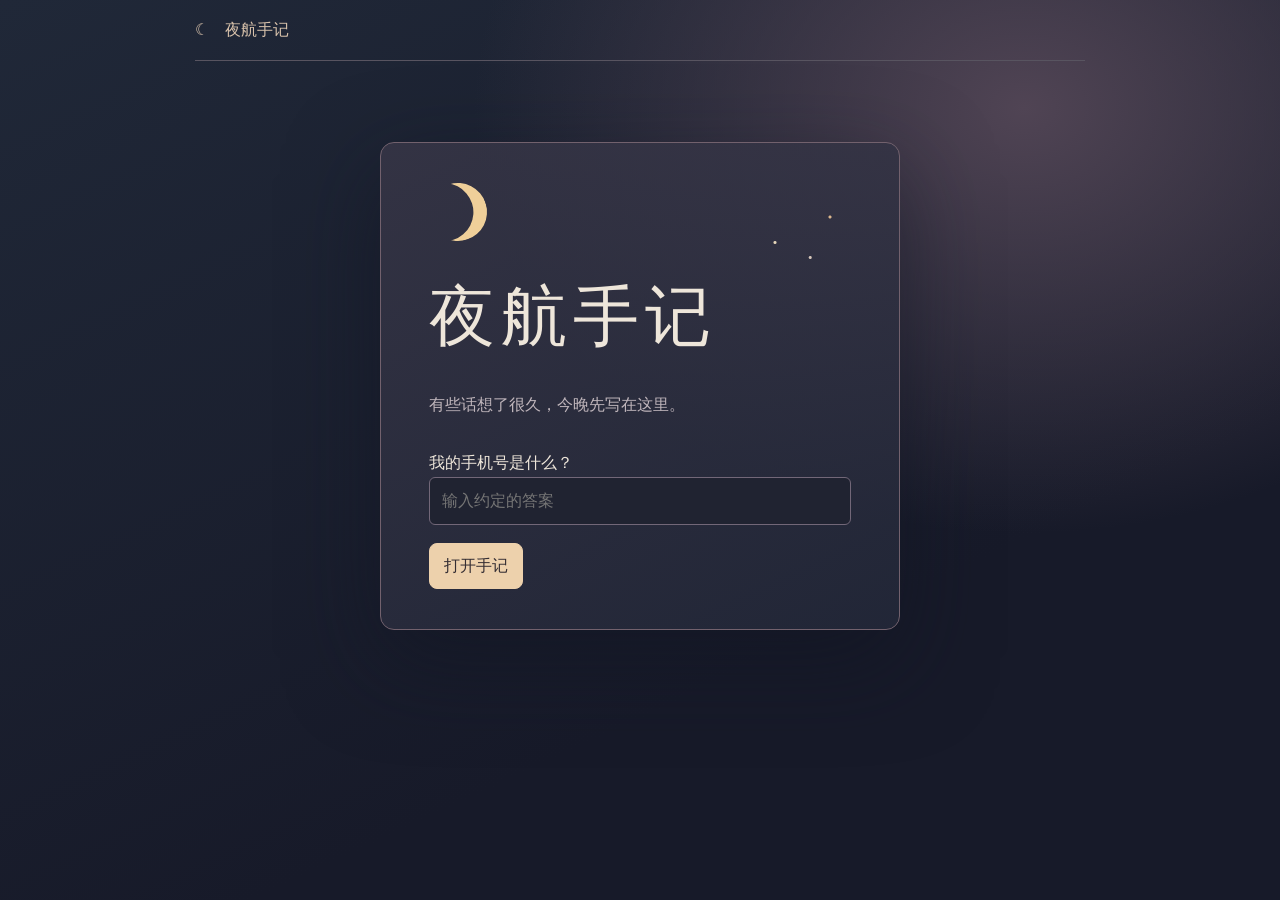
<file: docs/index.html>
<!doctype html>
<html lang="zh-CN"><head><meta charset="utf-8"><meta name="viewport" content="width=device-width,initial-scale=1"><meta name="theme-color" content="#191e30"><title>夜航手记</title>
<style>
*{box-sizing:border-box}html{color-scheme:dark}body{margin:0;color:#eee6da;background:radial-gradient(ellipse at 80% 12%,#504454 0,transparent 38%),linear-gradient(155deg,#202838,#171a29 68%);min-height:100vh;font:16px/1.75 system-ui,"Microsoft YaHei",sans-serif}main,header{width:min(890px,91%);margin:auto}header{display:flex;align-items:center;justify-content:space-between;border-bottom:1px solid #585460;padding:16px 0;color:#d8c2ab}h1,h2,h3,summary{font-family:"Songti SC","SimSun",Georgia,serif;font-weight:500}h1{font-size:clamp(38px,7vw,66px);margin:0;letter-spacing:.09em}h2{font-size:30px;margin:12px 0}h3{margin:8px 0;font-size:24px}.gate{max-width:520px;margin:9vh auto}.moon{width:58px;height:58px;border-radius:50%;box-shadow:inset -13px -4px #efcf99;transform:rotate(-18deg);margin-bottom:18px}.sub,small,time{color:#c0b6bc}section{padding:18px 0}button,.file{cursor:pointer;border:1px solid #736673;color:#f4e8d6;background:#2b2c3b;border-radius:8px;padding:8px 14px;font:inherit}button.primary,button[aria-current=true]{background:#edd1ac;color:#352e33;border-color:#edd1ac}input,select,textarea{font:inherit;border:1px solid #726778;background:#202331;color:#f4ebe0;border-radius:6px;padding:9px 12px;width:100%}input[type=checkbox]{width:auto}textarea{min-height:118px;resize:vertical}label{display:block;margin:10px 0}nav,.actions{display:flex;flex-wrap:wrap;gap:8px;margin:16px 0}nav{padding-bottom:18px;border-bottom:1px solid #514e5c}article,details.card{padding:16px 0;border-bottom:1px solid #514e5c}.body{white-space:pre-wrap;overflow-wrap:anywhere}.photo{max-width:min(100%,550px);max-height:420px;border-radius:8px;display:block;margin:12px 0}dialog{background:#272939;color:inherit;border:1px solid #716678;width:min(520px,90%)}[hidden]{display:none!important}#msg{color:#ffe0b1}input:focus,textarea:focus,button:focus-visible{outline:2px solid #f2d1a2}main{padding-bottom:70px}
.gate{position:relative;padding:40px clamp(20px,5vw,48px);border:1px solid #72616d;border-radius:14px;background:linear-gradient(155deg,#393748cc,#232839dd);box-shadow:0 30px 90px #11152288}.gate:before{content:"";position:absolute;right:9%;top:14%;width:110px;height:75px;pointer-events:none;background:radial-gradient(circle at 80% 8%,#dcb78d 1px,transparent 2px),radial-gradient(circle at 30% 42%,#e8d8ba 1px,transparent 2px),radial-gradient(circle at 62% 62%,#d8c8bb 1px,transparent 2px)}.gate form{margin-top:30px}.gate .primary{margin-top:8px}#writing article{border-left:2px solid #7a6a73;padding-left:18px;margin:16px 0}article button{margin:8px 8px 0 0;font-size:14px}</style></head><body><header><span>☾　夜航手记</span><button id="lock" hidden>锁上手记</button></header><main>
<section id="gate" class="gate"><div class="moon" aria-hidden="true"></div><h1>夜航手记</h1><p class="sub">有些话想了很久，今晚先写在这里。</p><form id="unlock"><label>我的手机号是什么？<input id="pass" type="password" inputmode="numeric" required autocomplete="off" placeholder="输入约定的答案"></label><button class="primary">打开手记</button></form></section>
<p id="msg" role="status"></p><div id="inside" hidden><nav id="tabs" aria-label="手记菜单"></nav>
<section id="writing"><h2>此刻想记下</h2><form id="compose"><label>放在哪里<select id="kind"><option>关系里的思考</option><option>想和你分享的日常</option><option>未寄出的信</option></select></label><label>标题<input id="title" maxlength="180" placeholder="给这一刻起个名字（可留空）"></label><label>正文<textarea id="body" placeholder="今天发生了什么？或者，有哪句话一直停在心里？"></textarea></label><label>附一张照片<input id="photo" type="file" accept="image/jpeg,image/png,image/webp"></label><div class="actions"><button class="primary">保存这一页</button><button type="button" id="cancel" hidden>取消编辑</button></div></form><h2>写过的页</h2><input id="findPage" type="search" aria-label="查找手记" placeholder="找一句写过的话…"><div id="pages"></div></section>
<section id="mood" hidden><h2>我的状态</h2><form id="stateForm"><label>日期<input type="date" id="day" required></label><label>想到这段关系时<select id="feeling"><option>还说不清</option><option>很难放下</option><option>有些松动</option><option>今天比较平静</option><option>觉得释然了</option></select></label><label>昨晚失眠了吗？<select id="sleep"><option>暂不记录</option><option>失眠了</option><option>睡得还好</option></select></label><label>今天喝酒了吗？<select id="drink"><option>暂不记录</option><option>喝了</option><option>没喝</option></select></label><button class="primary">保存这一天</button></form><div id="history"></div></section>
<section id="meaning" hidden><h2>知道 LYTT 是什么意思吗？</h2><label>这个网址缩写背后的故事<textarea id="story" placeholder="只有你知道它的来历。"></textarea></label><button id="saveStory">保存故事</button></section>
<section id="share" hidden><h2>挑几页给你</h2><p class="sub">短手记可勾选后复制加密分享链接。分享照片或长信时，下载加密文件，把文件和这个网址发给她。她打开网址、输入答案，再点「读收到的手记」选择文件。你的每日状态始终留在本机。</p><div id="choices"></div><button id="linkLetter">复制加密分享链接</button> <button id="export">下载选中的页</button><h2>读收到的手记</h2><label>打开加密手记文件<input id="receive" type="file" accept=".json,application/json"></label><div id="received"></div></section>
<details class="card"><summary>我的加密备份</summary><p>换设备前，把整本手记下载给自己。备份包含每日状态，请自己保管。</p><button id="backup">下载整本备份</button><label>从备份恢复（将替换当前内容）<input id="restore" type="file" accept=".json"></label></details><small>手记加密保存在当前浏览器。清除网站数据会清除本机手记。</small></div></main><script src="night.js" defer></script></body></html>
</file>
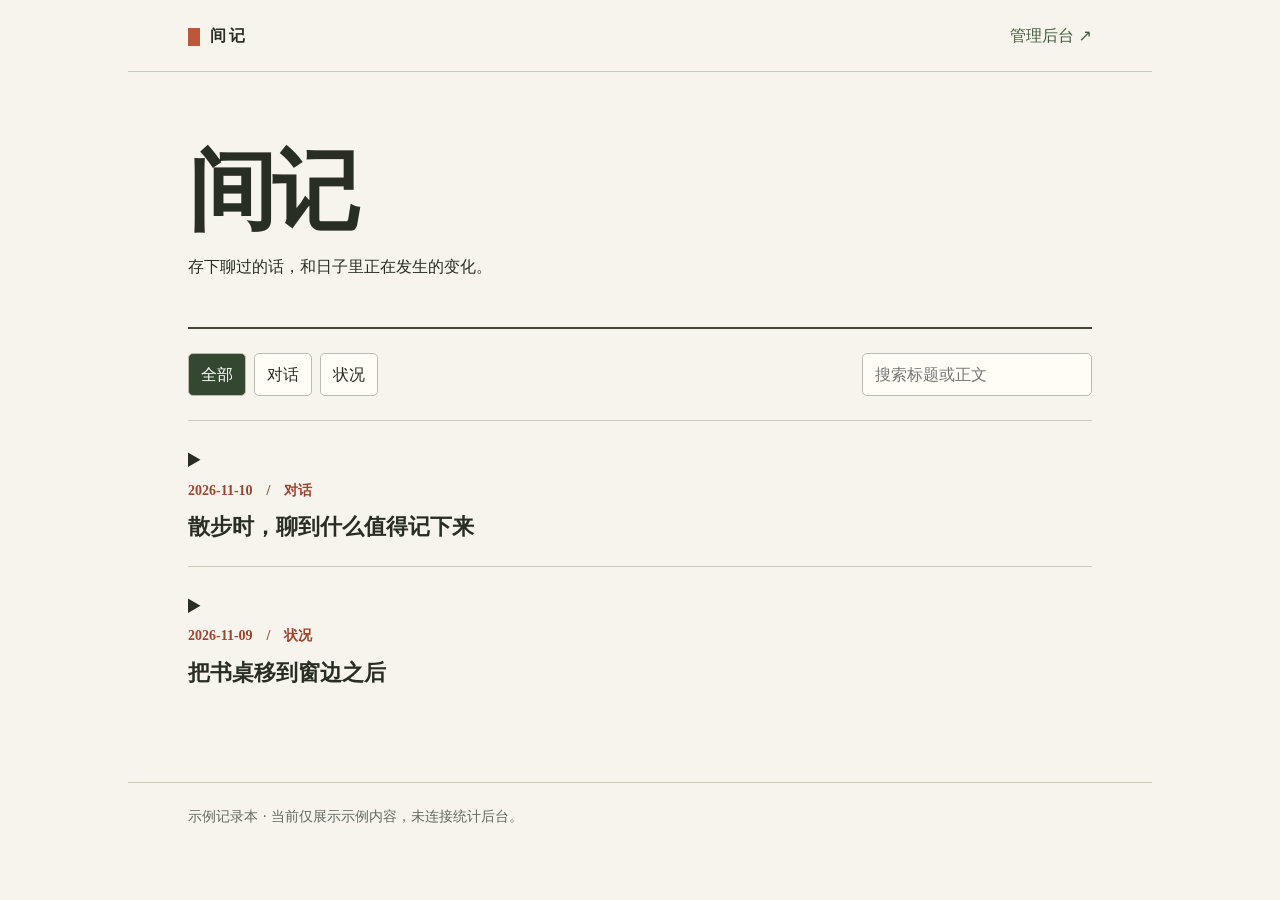
<file: fieldnotes/docs/index.html>
<!doctype html><html lang="zh-CN"><meta charset="utf-8"><meta name="viewport" content="width=device-width,initial-scale=1"><title>间记 · 记录本</title><link rel="stylesheet" href="style.css"><header><strong id="brand">间记</strong><a href="admin.html">管理后台 ↗</a></header><main><section class="hero"><h1 id="name">间记</h1><p id="intro"></p></section><div class="bar" id="filters"><button aria-pressed="true">全部</button><button aria-pressed="false">对话</button><button aria-pressed="false">状况</button><input type="search" id="search" aria-label="搜索记录" placeholder="搜索标题或正文"></div><div id="list"></div><p id="message" role="status"></p></main><footer id="notice"></footer><script src="config.js"></script><script src="app.js"></script></html>
</file>
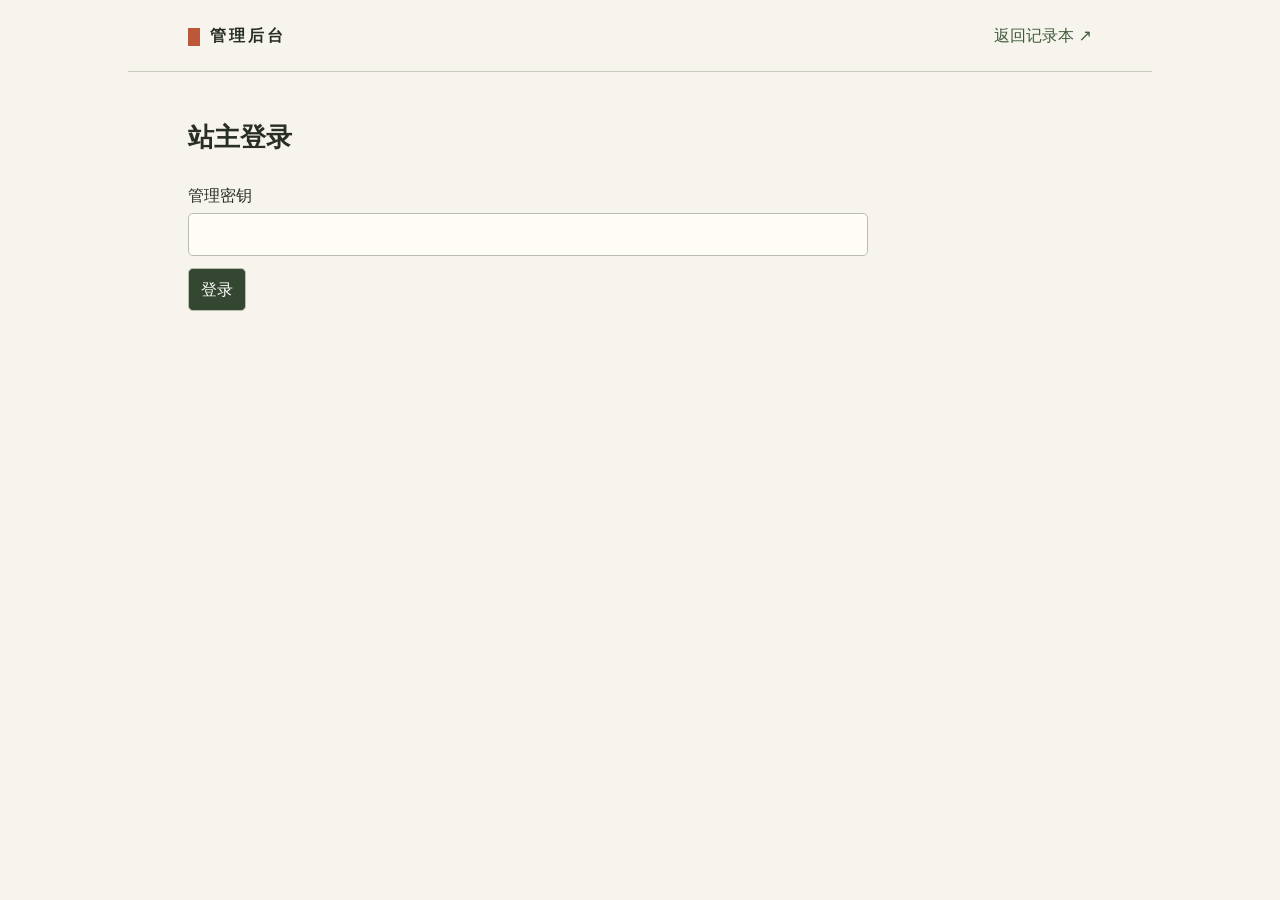
<file: fieldnotes/docs/admin.html>
<!doctype html><html lang="zh-CN"><meta charset="utf-8"><meta name="viewport" content="width=device-width,initial-scale=1"><title>间记 · 管理后台</title><link rel="stylesheet" href="style.css"><header><strong>管理后台</strong><a href="./">返回记录本 ↗</a></header><main><form id="login"><h2>站主登录</h2><label>管理密钥<input id="key" type="password" required autocomplete="current-password"></label><button class="primary">登录</button></form><p id="message" role="status"></p><section id="panel" hidden><div class="bar"><button id="new">新建记录</button><button id="logs">查看访问日志</button><button id="logout">退出</button></div><h2>站点设置</h2><form id="settings"><label>站名<input id="name" required maxlength="80"></label><label>简介<input id="intro" maxlength="400"></label><button>保存设置</button></form><h2>全部记录</h2><div id="entries"></div><form id="editor" hidden><h2>编辑记录</h2><label>标题<input id="title" required maxlength="200"></label><label>类型<select id="kind"><option>对话</option><option>状况</option></select></label><label>日期<input id="date" type="date" required></label><label>正文<textarea id="body" required maxlength="60000"></textarea></label><label>可见性<select id="published"><option value="0">草稿，仅后台可见</option><option value="1">发布到前台</option></select></label><button class="primary">保存记录</button></form><section id="visits" hidden><h2>最近访问</h2><p>最近 200 条，时间按当前设备时区显示。</p><div class="scroll"><table><thead><tr><th>时间</th><th>访问内容</th><th>IP</th></tr></thead><tbody id="rows"></tbody></table></div></section></section></main><script src="config.js"></script><script src="admin.js"></script></html>
</file>
<file: fieldnotes/docs/style.css>
*{box-sizing:border-box}body{margin:0;background:#f6f4ec;color:#292e24;font:16px/1.7 system-ui,"Microsoft Yahei",sans-serif}header,main,footer{max-width:1024px;margin:auto;padding:22px clamp(20px,5vw,60px)}header{display:flex;align-items:center;justify-content:space-between;border-bottom:1px solid #c8cabc}a{color:#425c3e}header a{text-decoration:none}header strong{letter-spacing:.18em}header strong:before{content:"";display:inline-block;width:12px;height:18px;background:#bd5739;margin-right:10px;vertical-align:middle}h1,h2,summary{font-family:Georgia,"Songti SC","SimSun",serif}h1{font-size:clamp(42px,8vw,88px);line-height:1.1;letter-spacing:-.045em;margin:30px 0 12px}h2{font-size:26px}p{margin:.55em 0}.hero{padding:20px 0 38px;border-bottom:2px solid #414a38}.bar{display:flex;align-items:center;gap:8px;flex-wrap:wrap;margin:24px 0}.bar input{margin-left:auto;width:min(230px,100%)}button,input,textarea,select{font:inherit;border:1px solid #b9bdaf;border-radius:5px;background:#fffdf6;color:inherit;padding:7px 12px}button,summary{cursor:pointer}button[aria-pressed=true],button.primary{background:#344831;color:#fff}details,.row{border-top:1px solid #c8cabc;padding:20px 0}summary{font-size:22px;font-weight:bold}small,time,footer{color:#626a5c;font:14px/1.6 system-ui}.meta{color:#9a452f;font-size:14px;margin-bottom:6px}.body{white-space:pre-wrap;overflow-wrap:anywhere;max-width:720px}footer{margin-top:40px;border-top:1px solid #c8cabc}label{display:grid;gap:4px;margin:12px 0}form{max-width:680px}textarea{min-height:150px}input,textarea{min-width:0}section[hidden],form[hidden]{display:none}#message{color:#98432d}table{border-collapse:collapse;width:100%}td,th{text-align:left;padding:8px;border-bottom:1px solid #ccc}.scroll{overflow:auto}button:focus-visible,a:focus-visible,summary:focus-visible{outline:3px solid #be7952}.row button{margin-left:8px}article{padding:2px 0}
</file>
